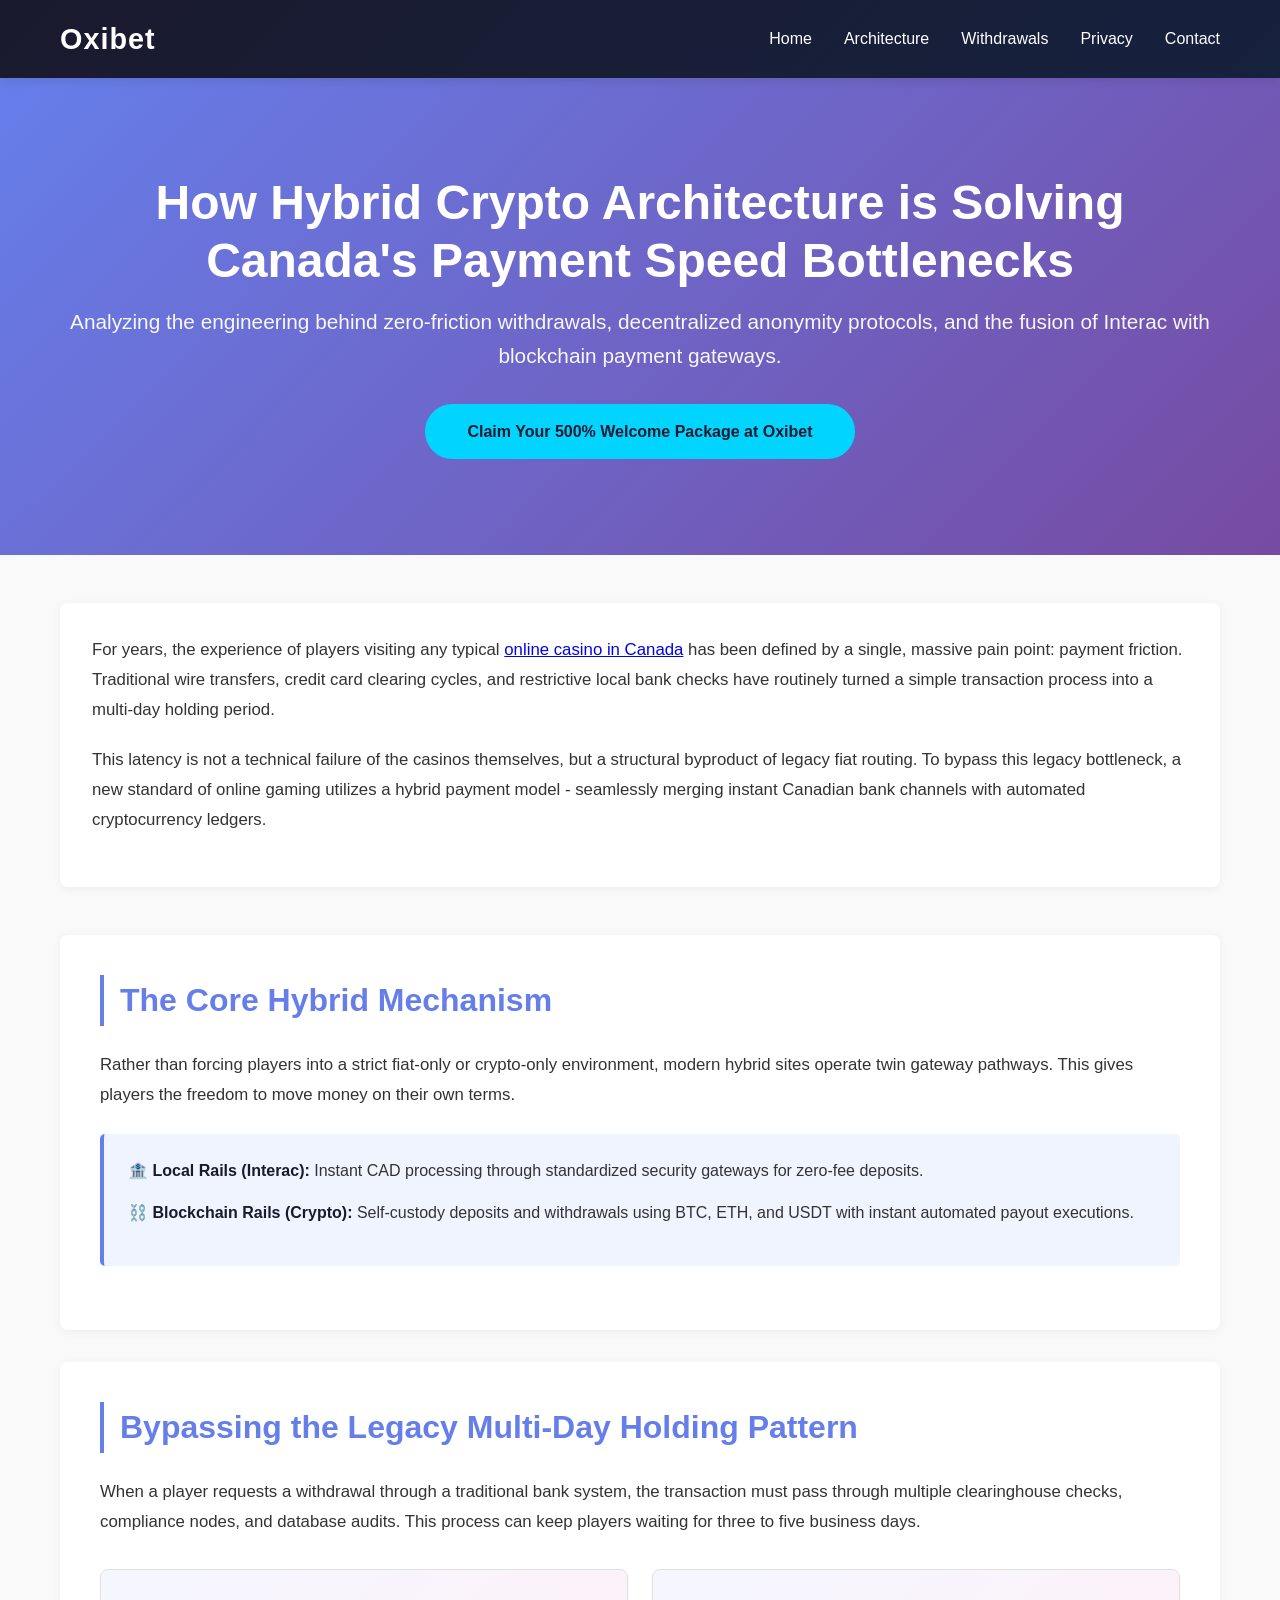
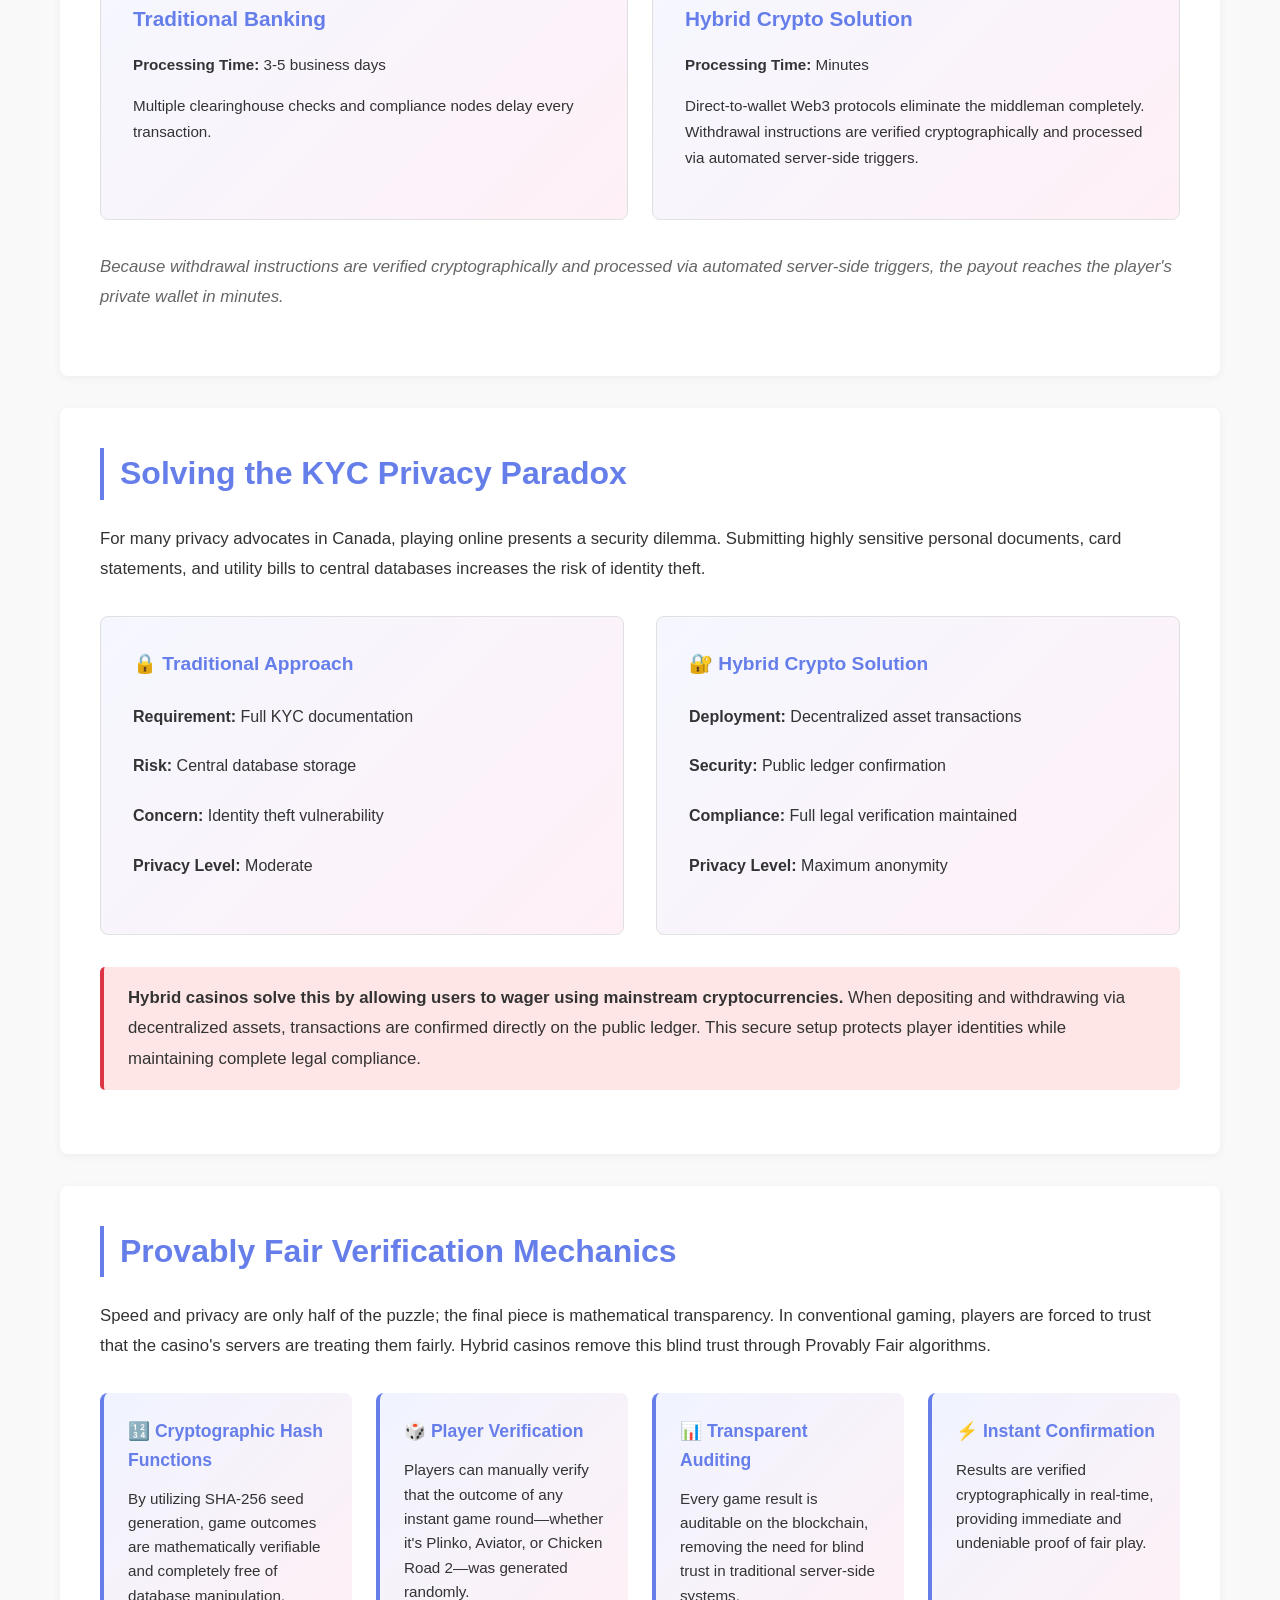
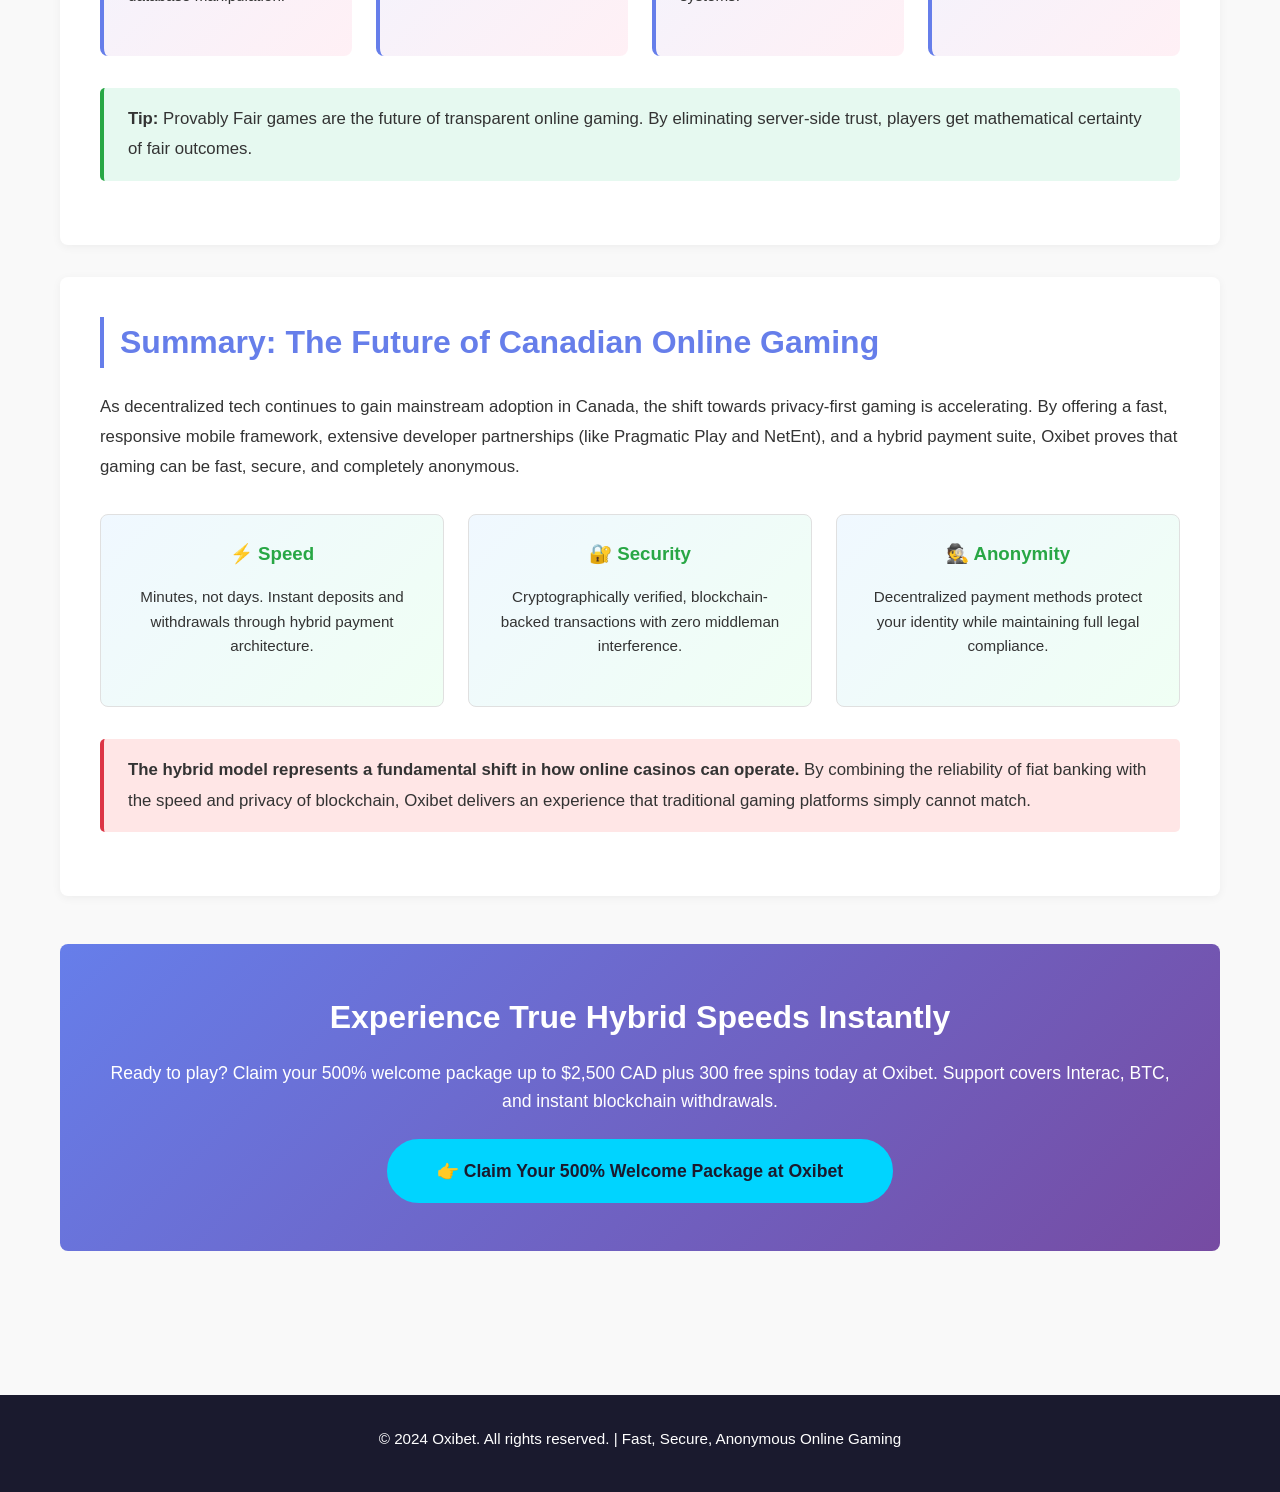
<file: index.html>
<!DOCTYPE html>
<html lang="en">
<head>
    <meta charset="UTF-8">
    <meta name="viewport" content="width=device-width, initial-scale=1.0">
    <title>How Hybrid Crypto Architecture is Solving Canada's Payment Speed Bottlenecks | Oxibet</title>
    <link rel="stylesheet" href="style.css">
</head>
<body>
    <!-- Header -->
    <header class="header">
        <div class="container">
            <h1 class="logo">Oxibet</h1>
            <nav class="nav">
                <a href="#home">Home</a>
                <a href="#mechanism">Architecture</a>
                <a href="#withdrawal">Withdrawals</a>
                <a href="#kyc">Privacy</a>
                <a href="#contact">Contact</a>
            </nav>
        </div>
    </header>

    <!-- Hero Section -->
    <section class="hero" id="home">
        <div class="container">
            <h1 class="hero-title">How Hybrid Crypto Architecture is Solving Canada's Payment Speed Bottlenecks</h1>
            <p class="hero-subtitle">Analyzing the engineering behind zero-friction withdrawals, decentralized anonymity protocols, and the fusion of Interac with blockchain payment gateways.</p>
            <a href="https://oxibet.com" class="cta-button">Claim Your 500% Welcome Package at Oxibet</a>
        </div>
    </section>

    <!-- Main Content -->
    <main class="main-content">
        <div class="container">
            <!-- Introduction -->
            <section class="intro-section">
                <p>For years, the experience of players visiting any typical <a href="https://oxibet.com/casino">online casino in Canada</a> has been defined by a single, massive pain point: payment friction. Traditional wire transfers, credit card clearing cycles, and restrictive local bank checks have routinely turned a simple transaction process into a multi-day holding period.</p>
                <p>This latency is not a technical failure of the casinos themselves, but a structural byproduct of legacy fiat routing. To bypass this legacy bottleneck, a new standard of online gaming utilizes a hybrid payment model - seamlessly merging instant Canadian bank channels with automated cryptocurrency ledgers.</p>
            </section>

            <!-- Section 1: The Core Hybrid Mechanism -->
            <section class="content-section" id="mechanism">
                <h2>The Core Hybrid Mechanism</h2>
                <p>Rather than forcing players into a strict fiat-only or crypto-only environment, modern hybrid sites operate twin gateway pathways. This gives players the freedom to move money on their own terms.</p>
                
                <div class="info-box">
                    <div class="info-item">
                        <strong>🏦 Local Rails (Interac):</strong> Instant CAD processing through standardized security gateways for zero-fee deposits.
                    </div>
                    <div class="info-item">
                        <strong>⛓️ Blockchain Rails (Crypto):</strong> Self-custody deposits and withdrawals using BTC, ETH, and USDT with instant automated payout executions.
                    </div>
                </div>
            </section>

            <!-- Section 2: Bypassing Legacy Holding Patterns -->
            <section class="content-section" id="withdrawal">
                <h2>Bypassing the Legacy Multi-Day Holding Pattern</h2>
                <p>When a player requests a withdrawal through a traditional bank system, the transaction must pass through multiple clearinghouse checks, compliance nodes, and database audits. This process can keep players waiting for three to five business days.</p>
                
                <div class="game-categories">
                    <div class="game-card">
                        <h3>Traditional Banking</h3>
                        <p><strong>Processing Time:</strong> 3-5 business days</p>
                        <p>Multiple clearinghouse checks and compliance nodes delay every transaction.</p>
                    </div>
                    
                    <div class="game-card">
                        <h3>Hybrid Crypto Solution</h3>
                        <p><strong>Processing Time:</strong> Minutes</p>
                        <p>Direct-to-wallet Web3 protocols eliminate the middleman completely. Withdrawal instructions are verified cryptographically and processed via automated server-side triggers.</p>
                    </div>
                </div>

                <p style="margin-top: 20px; font-style: italic; color: #666;">Because withdrawal instructions are verified cryptographically and processed via automated server-side triggers, the payout reaches the player's private wallet in minutes.</p>
            </section>

            <!-- Section 3: KYC Privacy Paradox -->
            <section class="content-section" id="kyc">
                <h2>Solving the KYC Privacy Paradox</h2>
                <p>For many privacy advocates in Canada, playing online presents a security dilemma. Submitting highly sensitive personal documents, card statements, and utility bills to central databases increases the risk of identity theft.</p>
                
                <div class="cashier-table">
                    <div class="cashier-row">
                        <div class="cashier-method">
                            <h3>🔒 Traditional Approach</h3>
                            <ul>
                                <li><strong>Requirement:</strong> Full KYC documentation</li>
                                <li><strong>Risk:</strong> Central database storage</li>
                                <li><strong>Concern:</strong> Identity theft vulnerability</li>
                                <li><strong>Privacy Level:</strong> Moderate</li>
                            </ul>
                        </div>
                        
                        <div class="cashier-method">
                            <h3>🔐 Hybrid Crypto Solution</h3>
                            <ul>
                                <li><strong>Deployment:</strong> Decentralized asset transactions</li>
                                <li><strong>Security:</strong> Public ledger confirmation</li>
                                <li><strong>Compliance:</strong> Full legal verification maintained</li>
                                <li><strong>Privacy Level:</strong> Maximum anonymity</li>
                            </ul>
                        </div>
                    </div>
                </div>
                
                <p class="warning"><strong>Hybrid casinos solve this by allowing users to wager using mainstream cryptocurrencies.</strong> When depositing and withdrawing via decentralized assets, transactions are confirmed directly on the public ledger. This secure setup protects player identities while maintaining complete legal compliance.</p>
            </section>

            <!-- Section 4: Provably Fair Verification -->
            <section class="content-section">
                <h2>Provably Fair Verification Mechanics</h2>
                <p>Speed and privacy are only half of the puzzle; the final piece is mathematical transparency. In conventional gaming, players are forced to trust that the casino's servers are treating them fairly. Hybrid casinos remove this blind trust through Provably Fair algorithms.</p>
                
                <div class="bonus-list">
                    <div class="bonus-item">
                        <h4>🔢 Cryptographic Hash Functions</h4>
                        <p>By utilizing SHA-256 seed generation, game outcomes are mathematically verifiable and completely free of database manipulation.</p>
                    </div>
                    
                    <div class="bonus-item">
                        <h4>🎲 Player Verification</h4>
                        <p>Players can manually verify that the outcome of any instant game round—whether it's Plinko, Aviator, or Chicken Road 2—was generated randomly.</p>
                    </div>
                    
                    <div class="bonus-item">
                        <h4>📊 Transparent Auditing</h4>
                        <p>Every game result is auditable on the blockchain, removing the need for blind trust in traditional server-side systems.</p>
                    </div>
                    
                    <div class="bonus-item">
                        <h4>⚡ Instant Confirmation</h4>
                        <p>Results are verified cryptographically in real-time, providing immediate and undeniable proof of fair play.</p>
                    </div>
                </div>
                
                <p class="tip"><strong>Tip:</strong> Provably Fair games are the future of transparent online gaming. By eliminating server-side trust, players get mathematical certainty of fair outcomes.</p>
            </section>

            <!-- Section 5: Summary -->
            <section class="content-section">
                <h2>Summary: The Future of Canadian Online Gaming</h2>
                <p>As decentralized tech continues to gain mainstream adoption in Canada, the shift towards privacy-first gaming is accelerating. By offering a fast, responsive mobile framework, extensive developer partnerships (like Pragmatic Play and NetEnt), and a hybrid payment suite, Oxibet proves that gaming can be fast, secure, and completely anonymous.</p>
                
                <div class="security-features">
                    <div class="feature">
                        <h3>⚡ Speed</h3>
                        <p>Minutes, not days. Instant deposits and withdrawals through hybrid payment architecture.</p>
                    </div>
                    
                    <div class="feature">
                        <h3>🔐 Security</h3>
                        <p>Cryptographically verified, blockchain-backed transactions with zero middleman interference.</p>
                    </div>
                    
                    <div class="feature">
                        <h3>🕵️ Anonymity</h3>
                        <p>Decentralized payment methods protect your identity while maintaining full legal compliance.</p>
                    </div>
                </div>
                
                <p class="warning"><strong>The hybrid model represents a fundamental shift in how online casinos can operate.</strong> By combining the reliability of fiat banking with the speed and privacy of blockchain, Oxibet delivers an experience that traditional gaming platforms simply cannot match.</p>
            </section>

            <!-- Call to Action -->
            <section class="cta-section" id="contact">
                <h2>Experience True Hybrid Speeds Instantly</h2>
                <p>Ready to play? Claim your 500% welcome package up to $2,500 CAD plus 300 free spins today at Oxibet. Support covers Interac, BTC, and instant blockchain withdrawals.</p>
                <a href="https://oxibet.com" class="cta-button cta-large">👉 Claim Your 500% Welcome Package at Oxibet</a>
            </section>
        </div>
    </main>

    <!-- Footer -->
    <footer class="footer">
        <div class="container">
            <p>&copy; 2024 Oxibet. All rights reserved. | Fast, Secure, Anonymous Online Gaming</p>
        </div>
    </footer>
</body>
</html>
</file>
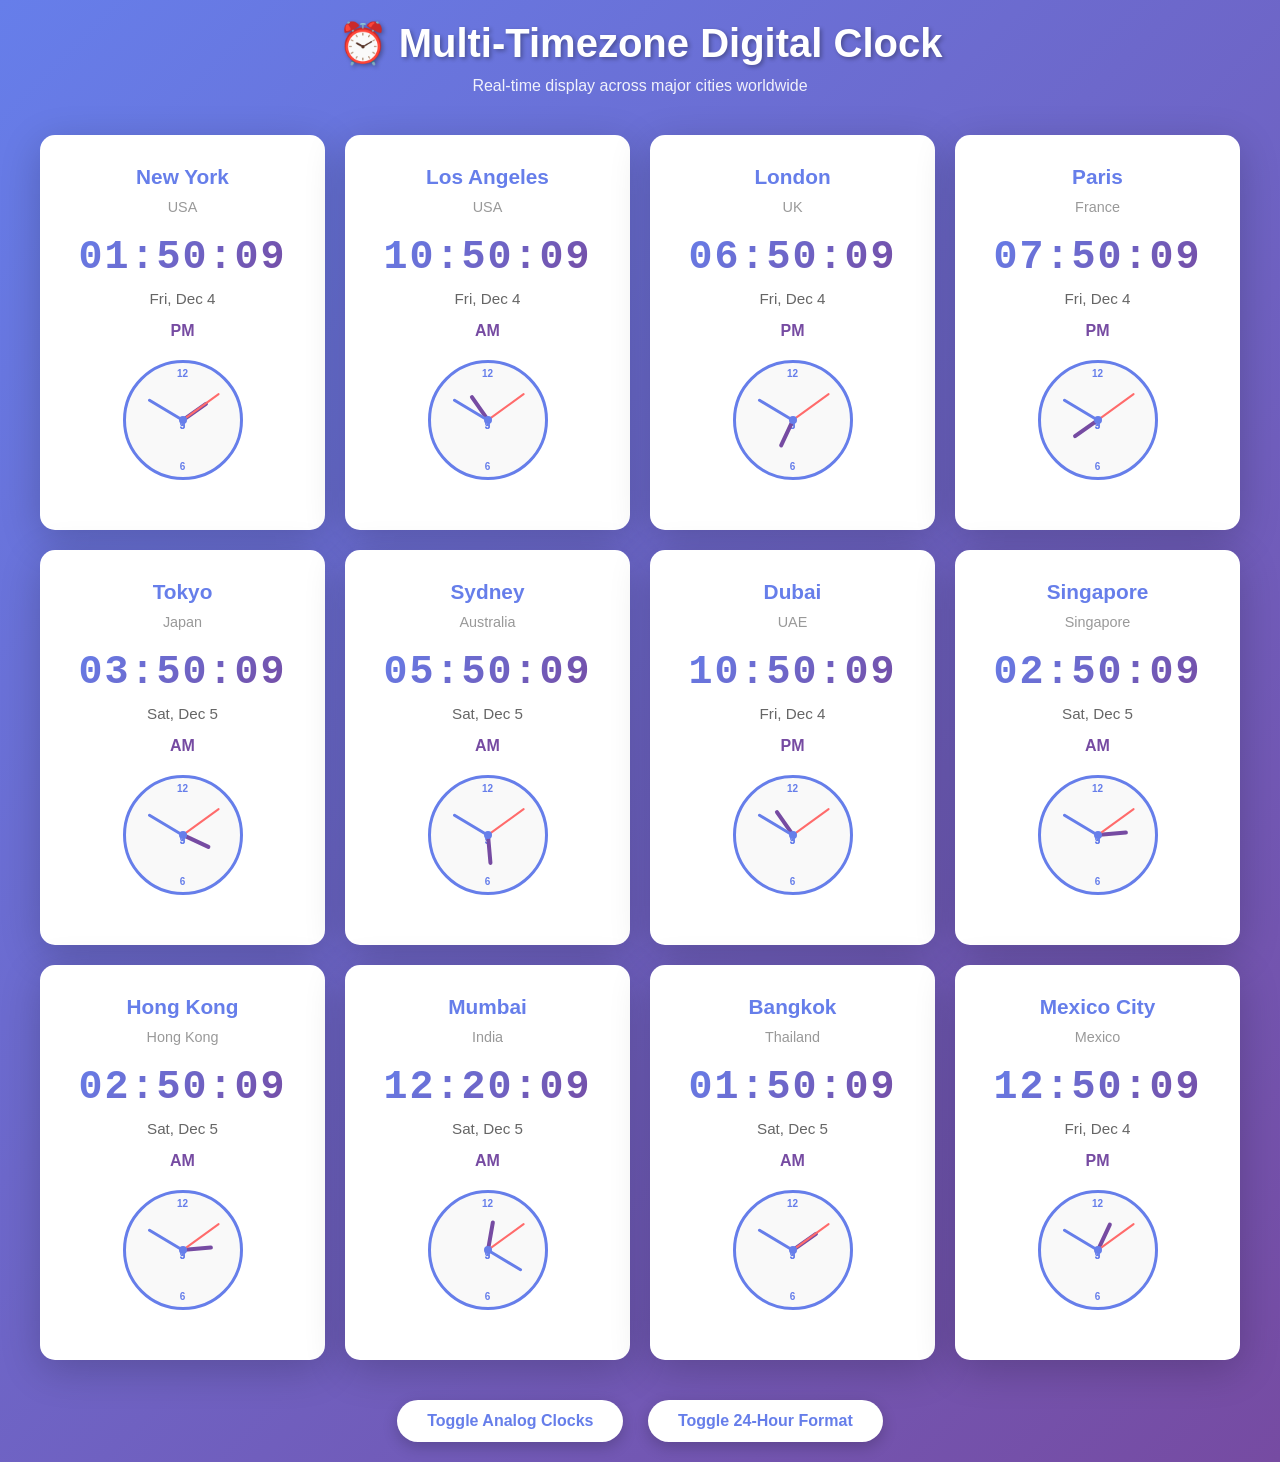
<file: clock.html>
<!DOCTYPE html>
<html lang="en">
<head>
    <meta charset="UTF-8">
    <meta name="viewport" content="width=device-width, initial-scale=1.0">
    <title>Multi-Timezone Digital Clock</title>
    <style>
        * {
            margin: 0;
            padding: 0;
            box-sizing: border-box;
        }

        body {
            font-family: 'Segoe UI', Tahoma, Geneva, Verdana, sans-serif;
            background: linear-gradient(135deg, #667eea 0%, #764ba2 100%);
            min-height: 100vh;
            display: flex;
            justify-content: center;
            align-items: center;
            padding: 20px;
        }

        .container {
            max-width: 1200px;
            width: 100%;
        }

        .header {
            text-align: center;
            color: white;
            margin-bottom: 40px;
        }

        .header h1 {
            font-size: 2.5rem;
            margin-bottom: 10px;
            text-shadow: 2px 2px 4px rgba(0, 0, 0, 0.3);
        }

        .header p {
            font-size: 1rem;
            opacity: 0.9;
        }

        .clocks-grid {
            display: grid;
            grid-template-columns: repeat(auto-fit, minmax(280px, 1fr));
            gap: 20px;
            margin-bottom: 40px;
        }

        .clock-card {
            background: white;
            border-radius: 15px;
            padding: 30px;
            box-shadow: 0 10px 40px rgba(0, 0, 0, 0.2);
            text-align: center;
            transition: transform 0.3s ease, box-shadow 0.3s ease;
        }

        .clock-card:hover {
            transform: translateY(-5px);
            box-shadow: 0 15px 50px rgba(0, 0, 0, 0.3);
        }

        .timezone-name {
            font-size: 1.3rem;
            font-weight: bold;
            color: #667eea;
            margin-bottom: 10px;
        }

        .timezone-location {
            font-size: 0.9rem;
            color: #999;
            margin-bottom: 20px;
        }

        .digital-time {
            font-size: 2.5rem;
            font-weight: bold;
            color: #333;
            font-family: 'Courier New', monospace;
            letter-spacing: 2px;
            margin-bottom: 10px;
            background: linear-gradient(135deg, #667eea 0%, #764ba2 100%);
            -webkit-background-clip: text;
            -webkit-text-fill-color: transparent;
            background-clip: text;
        }

        .date-display {
            font-size: 0.95rem;
            color: #666;
            margin-bottom: 15px;
        }

        .am-pm {
            font-size: 1rem;
            color: #764ba2;
            font-weight: bold;
        }

        .analog-clock {
            width: 120px;
            height: 120px;
            border: 3px solid #667eea;
            border-radius: 50%;
            position: relative;
            margin: 20px auto;
            background: #f9f9f9;
        }

        .clock-center {
            width: 8px;
            height: 8px;
            background: #667eea;
            border-radius: 50%;
            position: absolute;
            top: 50%;
            left: 50%;
            transform: translate(-50%, -50%);
            z-index: 10;
        }

        .hand {
            position: absolute;
            bottom: 50%;
            left: 50%;
            transform-origin: bottom center;
            background: #333;
            border-radius: 10px;
        }

        .hour-hand {
            width: 4px;
            height: 30px;
            background: #764ba2;
            margin-left: -2px;
        }

        .minute-hand {
            width: 3px;
            height: 40px;
            background: #667eea;
            margin-left: -1.5px;
        }

        .second-hand {
            width: 2px;
            height: 45px;
            background: #ff6b6b;
            margin-left: -1px;
        }

        .number {
            position: absolute;
            width: 100%;
            height: 100%;
            text-align: center;
            font-size: 10px;
            font-weight: bold;
            color: #667eea;
        }

        .number span {
            display: inline-block;
            position: absolute;
            left: 50%;
            transform: translateX(-50%);
        }

        .num-12 { top: 5px; }
        .num-3 { right: 5px; top: 50%; transform: translate(0, -50%); }
        .num-6 { bottom: 5px; }
        .num-9 { left: 5px; top: 50%; transform: translate(0, -50%); }

        .controls {
            text-align: center;
            margin-top: 30px;
        }

        .btn {
            background: white;
            color: #667eea;
            border: none;
            padding: 12px 30px;
            font-size: 1rem;
            border-radius: 25px;
            cursor: pointer;
            margin: 0 10px;
            font-weight: bold;
            transition: all 0.3s ease;
            box-shadow: 0 5px 15px rgba(0, 0, 0, 0.2);
        }

        .btn:hover {
            transform: translateY(-2px);
            box-shadow: 0 8px 20px rgba(0, 0, 0, 0.3);
        }

        .btn:active {
            transform: translateY(0);
        }

        @media (max-width: 768px) {
            .header h1 {
                font-size: 1.8rem;
            }

            .digital-time {
                font-size: 2rem;
            }

            .clocks-grid {
                grid-template-columns: 1fr;
            }
        }
    </style>
</head>
<body>
    <div class="container">
        <div class="header">
            <h1>⏰ Multi-Timezone Digital Clock</h1>
            <p>Real-time display across major cities worldwide</p>
        </div>

        <div class="clocks-grid" id="clocksGrid"></div>

        <div class="controls">
            <button class="btn" onclick="toggleAnalogClocks()">Toggle Analog Clocks</button>
            <button class="btn" onclick="toggle24HourFormat()">Toggle 24-Hour Format</button>
        </div>
    </div>

    <script>
        const timezones = [
            { name: 'New York', timezone: 'America/New_York', location: 'USA' },
            { name: 'Los Angeles', timezone: 'America/Los_Angeles', location: 'USA' },
            { name: 'London', timezone: 'Europe/London', location: 'UK' },
            { name: 'Paris', timezone: 'Europe/Paris', location: 'France' },
            { name: 'Tokyo', timezone: 'Asia/Tokyo', location: 'Japan' },
            { name: 'Sydney', timezone: 'Australia/Sydney', location: 'Australia' },
            { name: 'Dubai', timezone: 'Asia/Dubai', location: 'UAE' },
            { name: 'Singapore', timezone: 'Asia/Singapore', location: 'Singapore' },
            { name: 'Hong Kong', timezone: 'Asia/Hong_Kong', location: 'Hong Kong' },
            { name: 'Mumbai', timezone: 'Asia/Kolkata', location: 'India' },
            { name: 'Bangkok', timezone: 'Asia/Bangkok', location: 'Thailand' },
            { name: 'Mexico City', timezone: 'America/Mexico_City', location: 'Mexico' }
        ];

        let showAnalogClocks = true;
        let use24HourFormat = false;

        function initializeClocks() {
            const grid = document.getElementById('clocksGrid');
            grid.innerHTML = '';

            timezones.forEach((tz, index) => {
                const clockCard = document.createElement('div');
                clockCard.className = 'clock-card';
                clockCard.innerHTML = `
                    <div class="timezone-name">${tz.name}</div>
                    <div class="timezone-location">${tz.location}</div>
                    <div class="digital-time" data-timezone="${tz.timezone}" data-index="${index}">00:00:00</div>
                    <div class="date-display" data-timezone="${tz.timezone}">Loading...</div>
                    <div class="am-pm" data-timezone="${tz.timezone}"></div>
                    ${showAnalogClocks ? `
                        <div class="analog-clock" data-timezone="${tz.timezone}">
                            <div class="number">
                                <span class="num-12">12</span>
                                <span class="num-3">3</span>
                                <span class="num-6">6</span>
                                <span class="num-9">9</span>
                            </div>
                            <div class="hand hour-hand"></div>
                            <div class="hand minute-hand"></div>
                            <div class="hand second-hand"></div>
                            <div class="clock-center"></div>
                        </div>
                    ` : ''}
                `;
                grid.appendChild(clockCard);
            });

            updateAllClocks();
            setInterval(updateAllClocks, 1000);
        }

        function updateAllClocks() {
            timezones.forEach(tz => {
                updateClock(tz.timezone);
            });
        }

        function updateClock(timezone) {
            const date = new Date().toLocaleString('en-US', { timeZone: timezone });
            const dateObj = new Date(date);

            // Update digital time
            const timeElement = document.querySelector(`[data-timezone="${timezone}"]`);
            if (timeElement && timeElement.classList.contains('digital-time')) {
                const hours = String(dateObj.getHours()).padStart(2, '0');
                const minutes = String(dateObj.getMinutes()).padStart(2, '0');
                const seconds = String(dateObj.getSeconds()).padStart(2, '0');

                if (use24HourFormat) {
                    timeElement.textContent = `${hours}:${minutes}:${seconds}`;
                } else {
                    let displayHours = dateObj.getHours() % 12 || 12;
                    timeElement.textContent = `${String(displayHours).padStart(2, '0')}:${minutes}:${seconds}`;
                }
            }

            // Update date
            const dateElement = document.querySelector(`.date-display[data-timezone="${timezone}"]`);
            if (dateElement) {
                const options = { weekday: 'short', month: 'short', day: 'numeric' };
                dateElement.textContent = dateObj.toLocaleDateString('en-US', options);
            }

            // Update AM/PM
            const ampmElement = document.querySelector(`.am-pm[data-timezone="${timezone}"]`);
            if (ampmElement) {
                ampmElement.textContent = dateObj.getHours() >= 12 ? 'PM' : 'AM';
            }

            // Update analog clock
            const analogClock = document.querySelector(`.analog-clock[data-timezone="${timezone}"]`);
            if (analogClock) {
                const hours = dateObj.getHours();
                const minutes = dateObj.getMinutes();
                const seconds = dateObj.getSeconds();

                const hourHand = analogClock.querySelector('.hour-hand');
                const minuteHand = analogClock.querySelector('.minute-hand');
                const secondHand = analogClock.querySelector('.second-hand');

                const secondDegrees = (seconds / 60) * 360;
                const minuteDegrees = (minutes / 60) * 360 + (seconds / 60) * 6;
                const hourDegrees = (hours % 12 / 12) * 360 + (minutes / 60) * 30;

                hourHand.style.transform = `rotate(${hourDegrees}deg)`;
                minuteHand.style.transform = `rotate(${minuteDegrees}deg)`;
                secondHand.style.transform = `rotate(${secondDegrees}deg)`;
            }
        }

        function toggleAnalogClocks() {
            showAnalogClocks = !showAnalogClocks;
            initializeClocks();
        }

        function toggle24HourFormat() {
            use24HourFormat = !use24HourFormat;
            updateAllClocks();
        }

        // Initialize on page load
        document.addEventListener('DOMContentLoaded', initializeClocks);
    </script>
</body>
</html>
</file>
<file: style.css>
/* Global Styles */
* {
    margin: 0;
    padding: 0;
    box-sizing: border-box;
}

body {
    font-family: 'Segoe UI', Tahoma, Geneva, Verdana, sans-serif;
    line-height: 1.6;
    color: #333;
    background-color: #f9f9f9;
}

html {
    scroll-behavior: smooth;
}

.container {
    max-width: 1200px;
    margin: 0 auto;
    padding: 0 20px;
}

/* Header */
.header {
    background: linear-gradient(135deg, #1a1a2e 0%, #16213e 100%);
    color: white;
    padding: 1rem 0;
    box-shadow: 0 2px 10px rgba(0, 0, 0, 0.1);
    position: sticky;
    top: 0;
    z-index: 100;
}

.header .container {
    display: flex;
    justify-content: space-between;
    align-items: center;
}

.logo {
    font-size: 1.8rem;
    font-weight: bold;
    letter-spacing: 1px;
}

.nav {
    display: flex;
    gap: 2rem;
}

.nav a {
    color: white;
    text-decoration: none;
    transition: color 0.3s ease;
    font-weight: 500;
}

.nav a:hover {
    color: #00d4ff;
}

/* Hero Section */
.hero {
    background: linear-gradient(135deg, #667eea 0%, #764ba2 100%);
    color: white;
    padding: 6rem 0;
    text-align: center;
}

.hero-title {
    font-size: 3rem;
    margin-bottom: 1rem;
    font-weight: 700;
    line-height: 1.2;
}

.hero-subtitle {
    font-size: 1.3rem;
    margin-bottom: 2rem;
    opacity: 0.95;
}

/* CTA Button */
.cta-button {
    display: inline-block;
    background: #00d4ff;
    color: #1a1a2e;
    padding: 0.8rem 2.5rem;
    border-radius: 50px;
    text-decoration: none;
    font-weight: bold;
    transition: all 0.3s ease;
    border: 2px solid #00d4ff;
}

.cta-button:hover {
    background: transparent;
    color: white;
}

.cta-large {
    padding: 1rem 3rem;
    font-size: 1.1rem;
}

/* Main Content */
.main-content {
    padding: 3rem 0;
}

/* Intro Section */
.intro-section {
    background: white;
    padding: 2rem;
    border-radius: 8px;
    margin-bottom: 3rem;
    box-shadow: 0 2px 10px rgba(0, 0, 0, 0.05);
    line-height: 1.8;
}

.intro-section p {
    margin-bottom: 1.2rem;
    font-size: 1.05rem;
}

/* Content Sections */
.content-section {
    background: white;
    padding: 2.5rem;
    border-radius: 8px;
    margin-bottom: 2rem;
    box-shadow: 0 2px 10px rgba(0, 0, 0, 0.05);
}

.content-section h2 {
    color: #667eea;
    font-size: 2rem;
    margin-bottom: 1.5rem;
    border-left: 4px solid #667eea;
    padding-left: 1rem;
}

.content-section p {
    margin-bottom: 1.5rem;
    line-height: 1.8;
    font-size: 1.05rem;
}

/* Info Box */
.info-box {
    background: #f0f4ff;
    border-left: 4px solid #667eea;
    padding: 1.5rem;
    border-radius: 5px;
    margin: 1.5rem 0;
}

.info-item {
    margin-bottom: 1rem;
    line-height: 1.6;
}

.info-item strong {
    color: #1a1a2e;
}

/* Note Box */
.note {
    background: #fff9e6;
    border-left: 4px solid #ffc107;
    padding: 1rem 1.5rem;
    border-radius: 5px;
    margin: 1.5rem 0;
}

.warning {
    background: #ffe6e6;
    border-left: 4px solid #dc3545;
    padding: 1rem 1.5rem;
    border-radius: 5px;
    margin: 1.5rem 0;
}

.tip {
    background: #e6f9f0;
    border-left: 4px solid #28a745;
    padding: 1rem 1.5rem;
    border-radius: 5px;
    margin: 1.5rem 0;
}

/* Game Categories */
.game-categories {
    display: grid;
    grid-template-columns: repeat(auto-fit, minmax(300px, 1fr));
    gap: 1.5rem;
    margin: 2rem 0;
}

.game-card {
    background: linear-gradient(135deg, #f5f7ff 0%, #fff0f7 100%);
    padding: 2rem;
    border-radius: 8px;
    border: 1px solid #e0e0e0;
    transition: transform 0.3s ease, box-shadow 0.3s ease;
}

.game-card:hover {
    transform: translateY(-5px);
    box-shadow: 0 5px 20px rgba(102, 126, 234, 0.15);
}

.game-card h3 {
    color: #667eea;
    margin-bottom: 1rem;
    font-size: 1.3rem;
}

.game-card p {
    margin-bottom: 1rem;
    font-size: 0.95rem;
    line-height: 1.7;
}

/* Cashier Table */
.cashier-table {
    display: grid;
    grid-template-columns: repeat(auto-fit, minmax(300px, 1fr));
    gap: 2rem;
    margin: 2rem 0;
}

.cashier-row {
    display: contents;
}

.cashier-method {
    background: linear-gradient(135deg, #f5f7ff 0%, #fff0f7 100%);
    padding: 2rem;
    border-radius: 8px;
    border: 1px solid #e0e0e0;
}

.cashier-method h3 {
    color: #667eea;
    margin-bottom: 1.5rem;
    font-size: 1.2rem;
}

.cashier-method ul {
    list-style: none;
}

.cashier-method li {
    margin-bottom: 1rem;
    padding-bottom: 0.5rem;
    line-height: 1.6;
}

/* Bonus List */
.bonus-list {
    display: grid;
    grid-template-columns: repeat(auto-fit, minmax(250px, 1fr));
    gap: 1.5rem;
    margin: 2rem 0;
}

.bonus-item {
    background: linear-gradient(135deg, #f0f4ff 0%, #fff0f5 100%);
    padding: 1.5rem;
    border-radius: 8px;
    border-left: 4px solid #667eea;
}

.bonus-item h4 {
    color: #667eea;
    margin-bottom: 0.8rem;
    font-size: 1.1rem;
}

.bonus-item p {
    font-size: 0.95rem;
    line-height: 1.6;
}

/* Security Features */
.security-features {
    display: grid;
    grid-template-columns: repeat(auto-fit, minmax(250px, 1fr));
    gap: 1.5rem;
    margin: 2rem 0;
}

.feature {
    background: linear-gradient(135deg, #f0f8ff 0%, #f0fff4 100%);
    padding: 1.5rem;
    border-radius: 8px;
    border: 1px solid #e0e0e0;
    text-align: center;
}

.feature h3 {
    color: #28a745;
    margin-bottom: 1rem;
}

.feature p {
    font-size: 0.95rem;
    line-height: 1.6;
}

/* CTA Section */
.cta-section {
    background: linear-gradient(135deg, #667eea 0%, #764ba2 100%);
    color: white;
    padding: 3rem;
    border-radius: 8px;
    text-align: center;
    margin: 3rem 0;
}

.cta-section h2 {
    color: white;
    font-size: 2rem;
    margin-bottom: 1rem;
    border: none;
    padding: 0;
}

.cta-section p {
    font-size: 1.1rem;
    margin-bottom: 1.5rem;
}

/* Footer */
.footer {
    background: #1a1a2e;
    color: white;
    text-align: center;
    padding: 2rem 0;
    margin-top: 3rem;
}

.footer p {
    margin-bottom: 0.5rem;
    font-size: 0.95rem;
}

.footer-note {
    font-size: 0.85rem;
    opacity: 0.8;
}

/* Responsive Design */
@media (max-width: 768px) {
    .nav {
        gap: 1rem;
        flex-wrap: wrap;
    }

    .nav a {
        font-size: 0.9rem;
    }

    .hero-title {
        font-size: 2rem;
    }

    .hero-subtitle {
        font-size: 1rem;
    }

    .content-section {
        padding: 1.5rem;
    }

    .content-section h2 {
        font-size: 1.5rem;
    }

    .game-categories,
    .cashier-table,
    .bonus-list,
    .security-features {
        grid-template-columns: 1fr;
    }

    .cta-section {
        padding: 2rem 1rem;
    }
}

@media (max-width: 480px) {
    .header .container {
        flex-direction: column;
        gap: 1rem;
    }

    .nav {
        flex-direction: column;
        gap: 0.5rem;
        width: 100%;
    }

    .hero-title {
        font-size: 1.5rem;
    }

    .cta-button {
        padding: 0.6rem 1.5rem;
        font-size: 0.9rem;
    }
}
</file>
